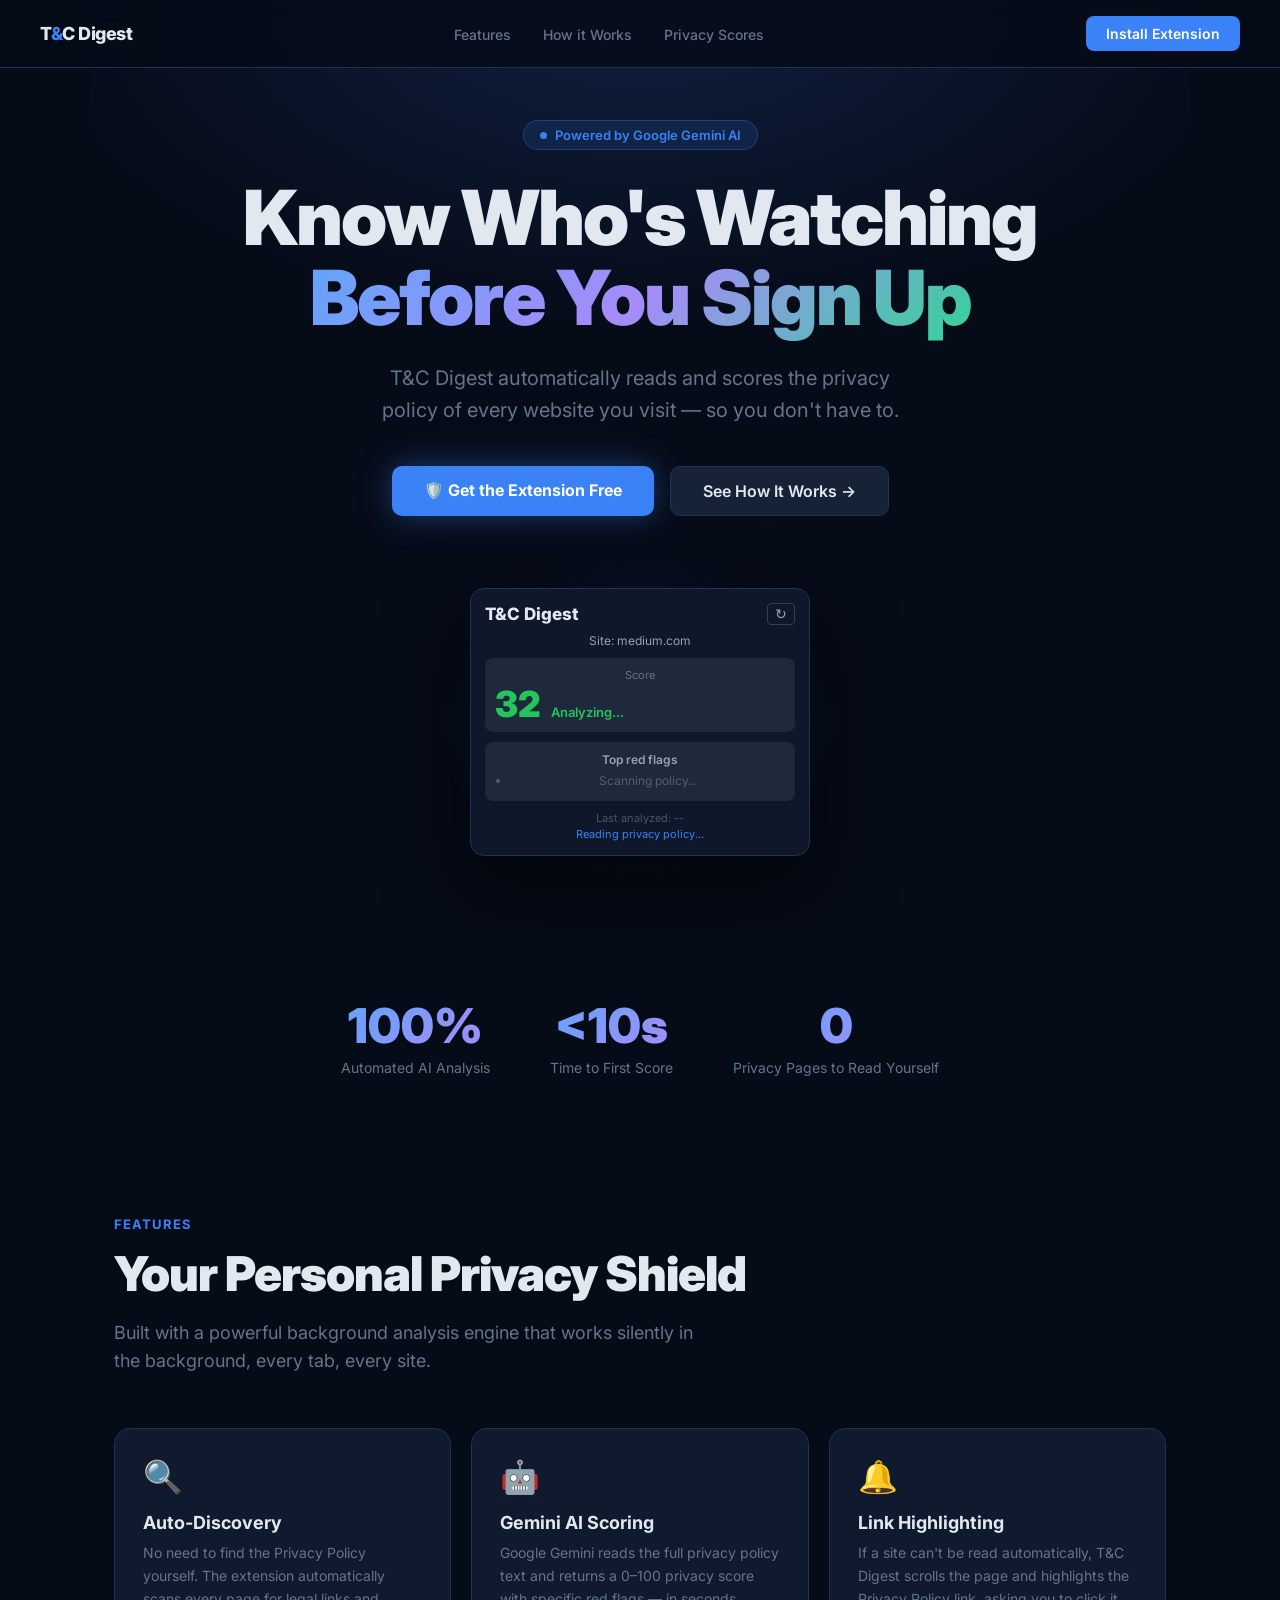
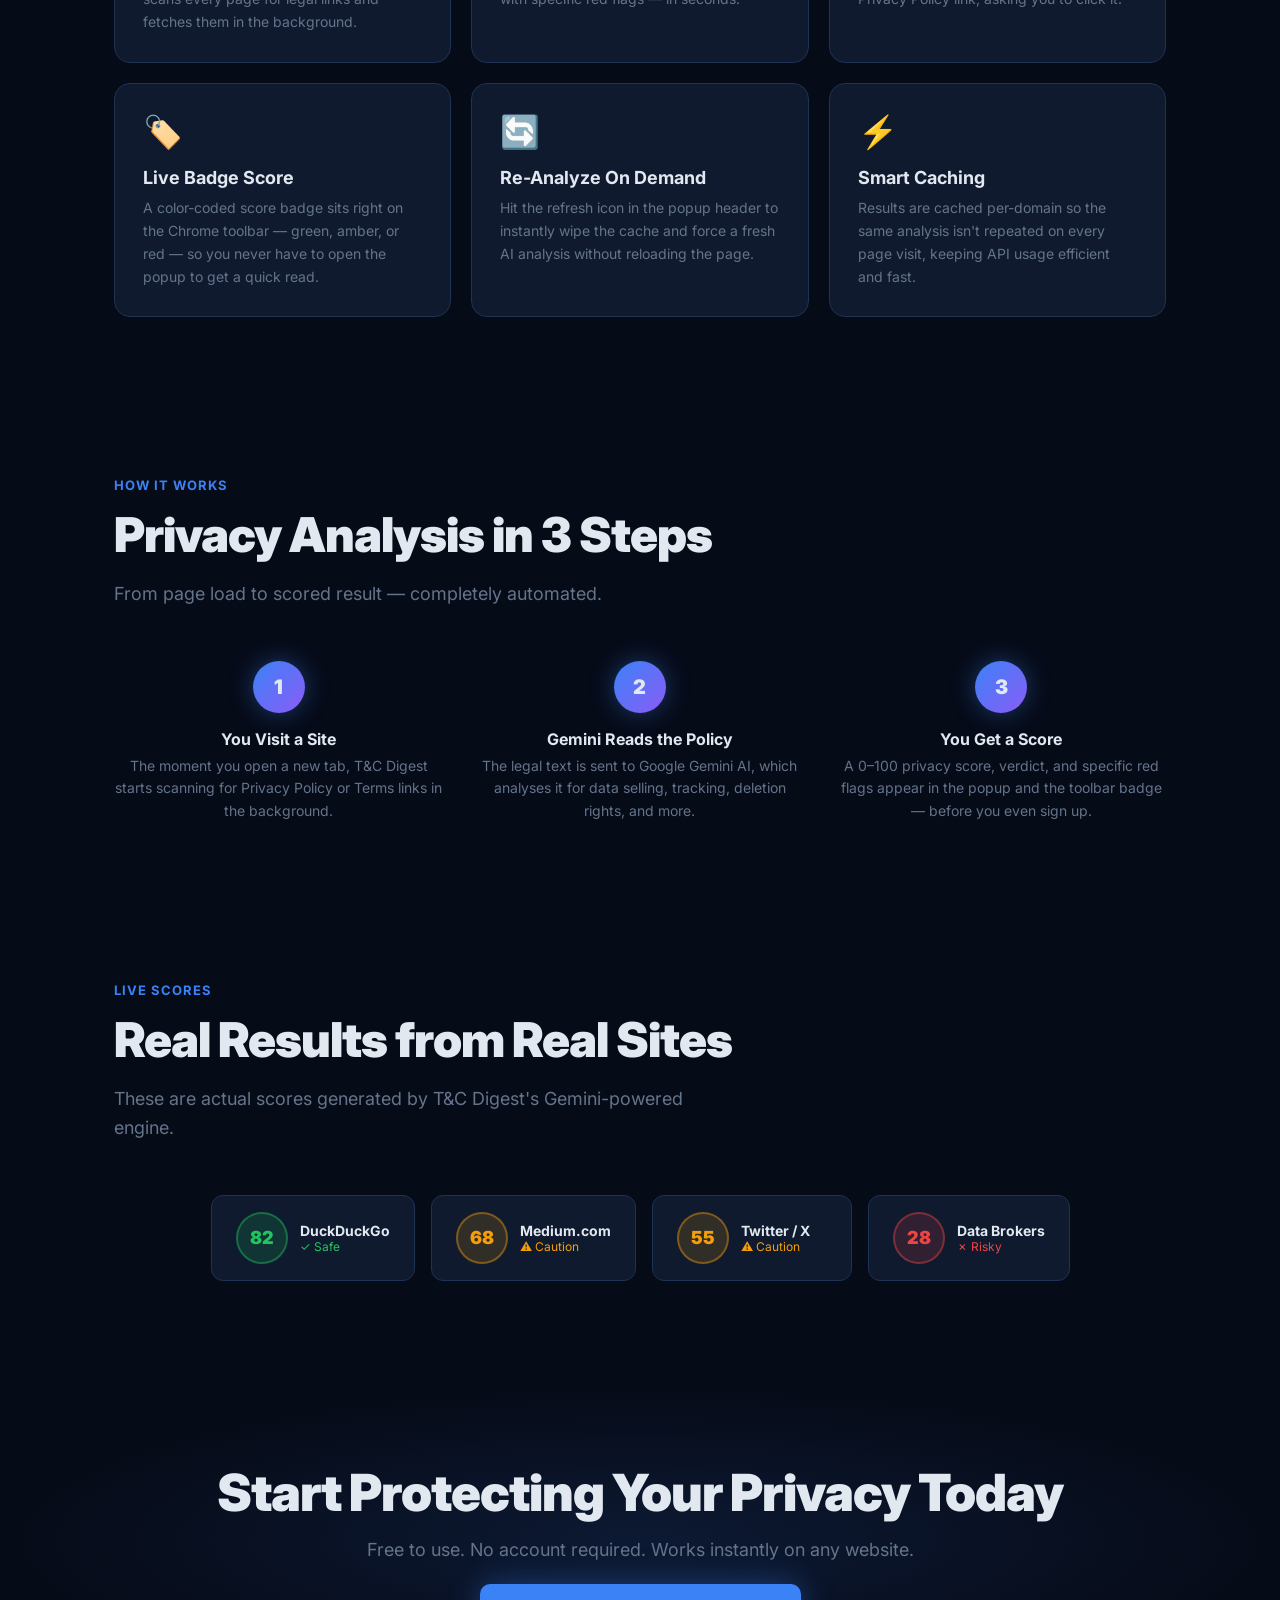
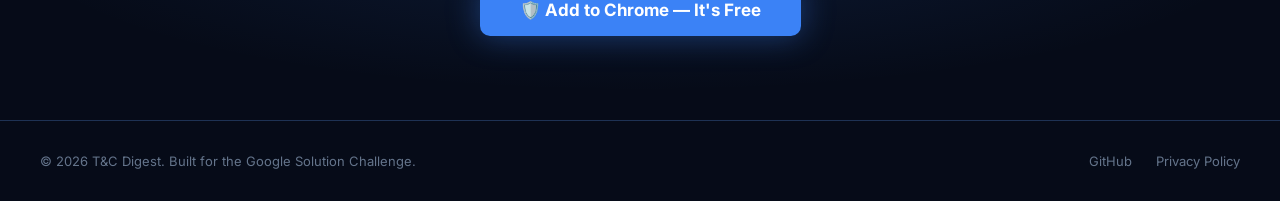
<file: docs/index.html>
<!DOCTYPE html>
<html lang="en">
<head>
  <meta charset="UTF-8" />
  <meta name="viewport" content="width=device-width, initial-scale=1.0" />
  <title>T&C Digest — AI Privacy Analyzer for Chrome</title>
  <meta name="description" content="T&C Digest automatically reads and scores the privacy policies of every website you visit, powered by Google Gemini AI. Protect your data before you sign up." />
  <link rel="preconnect" href="https://fonts.googleapis.com" />
  <link rel="preconnect" href="https://fonts.gstatic.com" crossorigin />
  <link href="https://fonts.googleapis.com/css2?family=Inter:wght@400;500;600;700;800;900&display=swap" rel="stylesheet" />
  <style>
    *, *::before, *::after { box-sizing: border-box; margin: 0; padding: 0; }

    :root {
      --bg: #060b18;
      --surface: #0f1a2e;
      --surface2: #162236;
      --border: #1e3254;
      --text: #e2e8f0;
      --muted: #64748b;
      --blue: #3b82f6;
      --blue-glow: rgba(59,130,246,0.25);
      --green: #22c55e;
      --amber: #f59e0b;
      --red: #ef4444;
    }

    html { scroll-behavior: smooth; }

    body {
      font-family: 'Inter', sans-serif;
      background: var(--bg);
      color: var(--text);
      overflow-x: hidden;
    }

    /* ── NAV ── */
    nav {
      position: fixed; top: 0; left: 0; right: 0; z-index: 100;
      display: flex; align-items: center; justify-content: space-between;
      padding: 16px 40px;
      background: rgba(6,11,24,0.85);
      backdrop-filter: blur(12px);
      border-bottom: 1px solid var(--border);
    }
    .nav-logo { font-size: 18px; font-weight: 800; letter-spacing: -0.5px; }
    .nav-logo span { color: var(--blue); }
    .nav-links { display: flex; gap: 32px; list-style: none; }
    .nav-links a { color: var(--muted); text-decoration: none; font-size: 14px; font-weight: 500; transition: color .2s; }
    .nav-links a:hover { color: var(--text); }
    .nav-cta {
      background: var(--blue); color: #fff; padding: 9px 20px;
      border-radius: 8px; text-decoration: none; font-size: 14px; font-weight: 600;
      transition: opacity .2s, transform .2s;
    }
    .nav-cta:hover { opacity: 0.9; transform: translateY(-1px); }

    /* ── HERO ── */
    .hero {
      min-height: 100vh;
      display: flex; flex-direction: column; align-items: center; justify-content: center;
      text-align: center;
      padding: 120px 24px 80px;
      position: relative; overflow: hidden;
    }
    .hero::before {
      content: '';
      position: absolute; inset: 0;
      background: radial-gradient(ellipse 80% 50% at 50% 0%, rgba(59,130,246,0.18) 0%, transparent 70%);
      pointer-events: none;
    }
    .hero-badge {
      display: inline-flex; align-items: center; gap: 8px;
      background: rgba(59,130,246,0.12); border: 1px solid rgba(59,130,246,0.3);
      color: var(--blue); padding: 6px 16px; border-radius: 99px;
      font-size: 13px; font-weight: 600; margin-bottom: 28px;
      animation: fadeUp 0.6s ease both;
    }
    .dot { width: 7px; height: 7px; border-radius: 50%; background: var(--blue); animation: pulse 2s infinite; }
    @keyframes pulse { 0%,100%{opacity:1} 50%{opacity:0.3} }

    h1 {
      font-size: clamp(40px, 6vw, 76px);
      font-weight: 900; line-height: 1.05; letter-spacing: -2px;
      max-width: 820px;
      animation: fadeUp 0.6s 0.1s ease both;
    }
    h1 .gradient {
      background: linear-gradient(135deg, #60a5fa 0%, #a78bfa 50%, #34d399 100%);
      -webkit-background-clip: text; -webkit-text-fill-color: transparent; background-clip: text;
    }
    .hero-sub {
      margin-top: 24px; font-size: 20px; color: var(--muted); max-width: 560px; line-height: 1.6;
      animation: fadeUp 0.6s 0.2s ease both;
    }
    .hero-actions {
      margin-top: 40px; display: flex; gap: 16px; flex-wrap: wrap; justify-content: center;
      animation: fadeUp 0.6s 0.3s ease both;
    }
    .btn-primary {
      background: var(--blue); color: #fff;
      padding: 14px 32px; border-radius: 10px; text-decoration: none;
      font-size: 16px; font-weight: 700; transition: all .2s;
      box-shadow: 0 0 32px rgba(59,130,246,0.4);
    }
    .btn-primary:hover { transform: translateY(-2px); box-shadow: 0 0 48px rgba(59,130,246,0.6); }
    .btn-secondary {
      background: var(--surface2); color: var(--text);
      padding: 14px 32px; border-radius: 10px; text-decoration: none;
      font-size: 16px; font-weight: 600; border: 1px solid var(--border);
      transition: all .2s;
    }
    .btn-secondary:hover { border-color: var(--blue); }

    @keyframes fadeUp { from { opacity:0; transform:translateY(24px); } to { opacity:1; transform:none; } }

    /* ── POPUP MOCKUP ── */
    .mockup-wrap {
      margin-top: 72px; position: relative;
      animation: fadeUp 0.8s 0.4s ease both;
    }
    .mockup-glow {
      position: absolute; inset: -40px;
      background: radial-gradient(ellipse at 50% 50%, rgba(59,130,246,0.2), transparent 70%);
      pointer-events: none;
    }
    .popup-mock {
      width: 340px; background: #0f172a;
      border-radius: 14px; border: 1px solid #1e3254;
      box-shadow: 0 32px 80px rgba(0,0,0,0.6);
      padding: 14px; font-family: 'Inter', sans-serif;
      position: relative; z-index: 1;
    }
    .pm-header { display: flex; justify-content: space-between; align-items: center; margin-bottom: 8px; }
    .pm-title { font-size: 17px; font-weight: 800; }
    .pm-refresh { background: transparent; border: 1px solid #334155; color: #94a3b8; border-radius: 4px; padding: 2px 7px; font-size: 14px; cursor: pointer; }
    .pm-site { font-size: 12px; color: #94a3b8; margin-bottom: 10px; }
    .pm-card { background: #1e293b; border-radius: 8px; padding: 10px; margin-bottom: 10px; }
    .pm-label { font-size: 11px; color: #64748b; margin-bottom: 4px; }
    .pm-score-row { display: flex; align-items: baseline; gap: 10px; }
    .pm-score { font-size: 36px; font-weight: 900; color: var(--green); line-height: 1; }
    .pm-verdict { font-size: 13px; font-weight: 600; color: var(--green); }
    .pm-flags-title { font-size: 12px; color: #94a3b8; font-weight: 600; margin-bottom: 6px; }
    .pm-flags { list-style: disc; padding-left: 16px; }
    .pm-flags li { font-size: 12px; color: #cbd5e1; margin-bottom: 3px; }
    .pm-meta { font-size: 11px; color: #475569; margin-top: 8px; }
    .pm-status { font-size: 11px; color: var(--green); margin-top: 2px; }

    /* ── STATS ── */
    .stats { display: flex; justify-content: center; gap: 60px; padding: 60px 24px; flex-wrap: wrap; }
    .stat { text-align: center; }
    .stat-num { font-size: 48px; font-weight: 900; background: linear-gradient(135deg,#60a5fa,#a78bfa); -webkit-background-clip:text; -webkit-text-fill-color:transparent; background-clip:text; }
    .stat-label { font-size: 14px; color: var(--muted); margin-top: 4px; }

    /* ── SECTION ── */
    section { padding: 80px 24px; max-width: 1100px; margin: 0 auto; }
    .section-tag { font-size: 13px; font-weight: 700; color: var(--blue); text-transform: uppercase; letter-spacing: 1px; margin-bottom: 12px; }
    .section-title { font-size: clamp(28px, 4vw, 48px); font-weight: 900; letter-spacing: -1px; margin-bottom: 16px; }
    .section-sub { font-size: 18px; color: var(--muted); max-width: 600px; line-height: 1.6; }

    /* ── FEATURES ── */
    .features-grid { display: grid; grid-template-columns: repeat(auto-fit, minmax(300px, 1fr)); gap: 20px; margin-top: 52px; }
    .feature-card {
      background: var(--surface); border: 1px solid var(--border);
      border-radius: 16px; padding: 28px;
      transition: border-color .25s, transform .25s, box-shadow .25s;
    }
    .feature-card:hover { border-color: var(--blue); transform: translateY(-4px); box-shadow: 0 16px 40px rgba(59,130,246,0.12); }
    .feature-icon { font-size: 32px; margin-bottom: 16px; }
    .feature-title { font-size: 18px; font-weight: 700; margin-bottom: 8px; }
    .feature-desc { font-size: 14px; color: var(--muted); line-height: 1.65; }

    /* ── HOW IT WORKS ── */
    .steps { display: grid; grid-template-columns: repeat(auto-fit, minmax(220px, 1fr)); gap: 32px; margin-top: 52px; }
    .step { text-align: center; }
    .step-num {
      width: 52px; height: 52px; border-radius: 50%;
      background: linear-gradient(135deg, var(--blue), #8b5cf6);
      font-size: 20px; font-weight: 900;
      display: flex; align-items: center; justify-content: center;
      margin: 0 auto 16px;
      box-shadow: 0 0 24px rgba(59,130,246,0.4);
    }
    .step-title { font-size: 16px; font-weight: 700; margin-bottom: 6px; }
    .step-desc { font-size: 14px; color: var(--muted); line-height: 1.6; }

    /* ── SCORE DEMO ── */
    .score-demo { margin-top: 52px; display: flex; gap: 16px; flex-wrap: wrap; justify-content: center; }
    .score-pill {
      display: flex; align-items: center; gap: 12px;
      background: var(--surface); border: 1px solid var(--border);
      border-radius: 12px; padding: 16px 24px; min-width: 200px;
    }
    .score-circle {
      width: 52px; height: 52px; border-radius: 50%;
      display: flex; align-items: center; justify-content: center;
      font-size: 18px; font-weight: 900; flex-shrink: 0;
    }
    .score-circle.green { background: rgba(34,197,94,0.15); color: var(--green); border: 2px solid rgba(34,197,94,0.4); }
    .score-circle.amber { background: rgba(245,158,11,0.15); color: var(--amber); border: 2px solid rgba(245,158,11,0.4); }
    .score-circle.red   { background: rgba(239,68,68,0.15);  color: var(--red);   border: 2px solid rgba(239,68,68,0.4); }
    .score-info .site-name { font-size: 14px; font-weight: 700; }
    .score-info .verdict  { font-size: 12px; color: var(--muted); }

    /* ── CTA ── */
    .cta-section {
      text-align: center; padding: 100px 24px;
      background: radial-gradient(ellipse 70% 60% at 50% 50%, rgba(59,130,246,0.12), transparent 70%);
    }
    .cta-section h2 { font-size: clamp(28px,4vw,52px); font-weight: 900; letter-spacing:-1px; margin-bottom: 16px; }
    .cta-section p { font-size: 18px; color: var(--muted); margin-bottom: 40px; }

    /* ── FOOTER ── */
    footer {
      border-top: 1px solid var(--border); padding: 32px 40px;
      display: flex; justify-content: space-between; align-items: center;
      color: var(--muted); font-size: 13px; flex-wrap: wrap; gap: 12px;
    }
    footer a { color: var(--muted); text-decoration: none; }
    footer a:hover { color: var(--text); }

    /* ── SCROLL REVEAL ── */
    .reveal { opacity: 0; transform: translateY(30px); transition: opacity 0.7s ease, transform 0.7s ease; }
    .reveal.visible { opacity: 1; transform: none; }

    @media (max-width: 640px) {
      nav { padding: 14px 20px; }
      .nav-links { display: none; }
      footer { flex-direction: column; text-align: center; }
    }
  </style>
</head>
<body>

<!-- NAV -->
<nav>
  <div class="nav-logo">T<span>&</span>C Digest</div>
  <ul class="nav-links">
    <li><a href="#features">Features</a></li>
    <li><a href="#how">How it Works</a></li>
    <li><a href="#scores">Privacy Scores</a></li>
  </ul>
  <a href="https://github.com/lokeshkshatriya/tc-digest" class="nav-cta">Install Extension</a>
</nav>

<!-- HERO -->
<section class="hero">
  <div class="hero-badge">
    <span class="dot"></span>
    Powered by Google Gemini AI
  </div>
  <h1>Know Who's Watching<br /><span class="gradient">Before You Sign Up</span></h1>
  <p class="hero-sub">T&C Digest automatically reads and scores the privacy policy of every website you visit — so you don't have to.</p>
  <div class="hero-actions">
    <a href="https://github.com/lokeshkshatriya/tc-digest" class="btn-primary" id="install">🛡️ Get the Extension Free</a>
    <a href="#how" class="btn-secondary">See How It Works →</a>
  </div>

  <!-- Popup Mockup -->
  <div class="mockup-wrap">
    <div class="mockup-glow"></div>
    <div class="popup-mock">
      <div class="pm-header">
        <span class="pm-title">T&amp;C Digest</span>
        <button class="pm-refresh">↻</button>
      </div>
      <p class="pm-site">Site: medium.com</p>
      <div class="pm-card">
        <p class="pm-label">Score</p>
        <div class="pm-score-row">
          <span class="pm-score" id="demo-score">0</span>
          <span class="pm-verdict" id="demo-verdict">Analyzing...</span>
        </div>
      </div>
      <div class="pm-card">
        <p class="pm-flags-title">Top red flags</p>
        <ul class="pm-flags" id="demo-flags">
          <li style="opacity:0.3">Scanning policy...</li>
        </ul>
      </div>
      <p class="pm-meta" id="demo-meta">Last analyzed: --</p>
      <p class="pm-status" id="demo-status">Searching for privacy links...</p>
    </div>
  </div>
</section>

<!-- STATS -->
<div class="stats reveal">
  <div class="stat"><div class="stat-num">100%</div><div class="stat-label">Automated AI Analysis</div></div>
  <div class="stat"><div class="stat-num">&lt;10s</div><div class="stat-label">Time to First Score</div></div>
  <div class="stat"><div class="stat-num">0</div><div class="stat-label">Privacy Pages to Read Yourself</div></div>
</div>

<!-- FEATURES -->
<section id="features">
  <div class="reveal">
    <p class="section-tag">Features</p>
    <h2 class="section-title">Your Personal Privacy Shield</h2>
    <p class="section-sub">Built with a powerful background analysis engine that works silently in the background, every tab, every site.</p>
  </div>
  <div class="features-grid">
    <div class="feature-card reveal">
      <div class="feature-icon">🔍</div>
      <h3 class="feature-title">Auto-Discovery</h3>
      <p class="feature-desc">No need to find the Privacy Policy yourself. The extension automatically scans every page for legal links and fetches them in the background.</p>
    </div>
    <div class="feature-card reveal">
      <div class="feature-icon">🤖</div>
      <h3 class="feature-title">Gemini AI Scoring</h3>
      <p class="feature-desc">Google Gemini reads the full privacy policy text and returns a 0–100 privacy score with specific red flags — in seconds.</p>
    </div>
    <div class="feature-card reveal">
      <div class="feature-icon">🔔</div>
      <h3 class="feature-title">Link Highlighting</h3>
      <p class="feature-desc">If a site can't be read automatically, T&C Digest scrolls the page and highlights the Privacy Policy link, asking you to click it.</p>
    </div>
    <div class="feature-card reveal">
      <div class="feature-icon">🏷️</div>
      <h3 class="feature-title">Live Badge Score</h3>
      <p class="feature-desc">A color-coded score badge sits right on the Chrome toolbar — green, amber, or red — so you never have to open the popup to get a quick read.</p>
    </div>
    <div class="feature-card reveal">
      <div class="feature-icon">🔄</div>
      <h3 class="feature-title">Re-Analyze On Demand</h3>
      <p class="feature-desc">Hit the refresh icon in the popup header to instantly wipe the cache and force a fresh AI analysis without reloading the page.</p>
    </div>
    <div class="feature-card reveal">
      <div class="feature-icon">⚡</div>
      <h3 class="feature-title">Smart Caching</h3>
      <p class="feature-desc">Results are cached per-domain so the same analysis isn't repeated on every page visit, keeping API usage efficient and fast.</p>
    </div>
  </div>
</section>

<!-- HOW IT WORKS -->
<section id="how">
  <div class="reveal">
    <p class="section-tag">How It Works</p>
    <h2 class="section-title">Privacy Analysis in 3 Steps</h2>
    <p class="section-sub">From page load to scored result — completely automated.</p>
  </div>
  <div class="steps">
    <div class="step reveal">
      <div class="step-num">1</div>
      <h3 class="step-title">You Visit a Site</h3>
      <p class="step-desc">The moment you open a new tab, T&C Digest starts scanning for Privacy Policy or Terms links in the background.</p>
    </div>
    <div class="step reveal">
      <div class="step-num">2</div>
      <h3 class="step-title">Gemini Reads the Policy</h3>
      <p class="step-desc">The legal text is sent to Google Gemini AI, which analyses it for data selling, tracking, deletion rights, and more.</p>
    </div>
    <div class="step reveal">
      <div class="step-num">3</div>
      <h3 class="step-title">You Get a Score</h3>
      <p class="step-desc">A 0–100 privacy score, verdict, and specific red flags appear in the popup and the toolbar badge — before you even sign up.</p>
    </div>
  </div>
</section>

<!-- SCORE EXAMPLES -->
<section id="scores">
  <div class="reveal">
    <p class="section-tag">Live Scores</p>
    <h2 class="section-title">Real Results from Real Sites</h2>
    <p class="section-sub">These are actual scores generated by T&C Digest's Gemini-powered engine.</p>
  </div>
  <div class="score-demo reveal">
    <div class="score-pill">
      <div class="score-circle green">82</div>
      <div class="score-info">
        <div class="site-name">DuckDuckGo</div>
        <div class="verdict" style="color: #22c55e;">✓ Safe</div>
      </div>
    </div>
    <div class="score-pill">
      <div class="score-circle amber">68</div>
      <div class="score-info">
        <div class="site-name">Medium.com</div>
        <div class="verdict" style="color: #f59e0b;">⚠ Caution</div>
      </div>
    </div>
    <div class="score-pill">
      <div class="score-circle amber">55</div>
      <div class="score-info">
        <div class="site-name">Twitter / X</div>
        <div class="verdict" style="color: #f59e0b;">⚠ Caution</div>
      </div>
    </div>
    <div class="score-pill">
      <div class="score-circle red">28</div>
      <div class="score-info">
        <div class="site-name">Data Brokers</div>
        <div class="verdict" style="color: #ef4444;">✗ Risky</div>
      </div>
    </div>
  </div>
</section>

<!-- CTA -->
<div class="cta-section reveal">
  <h2>Start Protecting Your Privacy Today</h2>
  <p>Free to use. No account required. Works instantly on any website.</p>
  <a href="https://github.com/lokeshkshatriya/tc-digest" class="btn-primary" style="font-size:17px; padding:16px 40px;">🛡️ Add to Chrome — It's Free</a>
</div>

<!-- FOOTER -->
<footer>
  <span>© 2026 T&C Digest. Built for the Google Solution Challenge.</span>
  <div style="display:flex;gap:24px;">
    <a href="#">GitHub</a>
    <a href="#">Privacy Policy</a>
  </div>
</footer>

<script>
  // ── Scroll reveal ──
  const observer = new IntersectionObserver((entries) => {
    entries.forEach(e => { if (e.isIntersecting) { e.target.classList.add('visible'); } });
  }, { threshold: 0.12 });
  document.querySelectorAll('.reveal').forEach(el => observer.observe(el));

  // ── Popup demo animation ──
  const targetScore = 72;
  const flags = ["Third-party analytics enabled", "Data retained for 12 months", "Cookie tracking across sites"];
  let current = 0;
  const scoreEl = document.getElementById('demo-score');
  const verdictEl = document.getElementById('demo-verdict');
  const flagsEl = document.getElementById('demo-flags');
  const metaEl = document.getElementById('demo-meta');
  const statusEl = document.getElementById('demo-status');

  setTimeout(() => {
    statusEl.textContent = 'Reading privacy policy...';
    statusEl.style.color = '#3b82f6';

    const counter = setInterval(() => {
      current = Math.min(current + 2, targetScore);
      scoreEl.textContent = current;
      if (current >= targetScore) {
        clearInterval(counter);

        scoreEl.style.color = '#f59e0b';
        verdictEl.textContent = 'Caution';
        verdictEl.style.color = '#f59e0b';

        flagsEl.innerHTML = '';
        flags.forEach((f, i) => {
          setTimeout(() => {
            const li = document.createElement('li');
            li.textContent = f;
            li.style.animation = 'fadeUp 0.4s ease both';
            flagsEl.appendChild(li);
          }, i * 200);
        });

        metaEl.textContent = 'Last analyzed: Just now';
        statusEl.textContent = 'Analysis complete.';
        statusEl.style.color = '#22c55e';
      }
    }, 30);
  }, 1800);
</script>
</body>
</html>
</file>
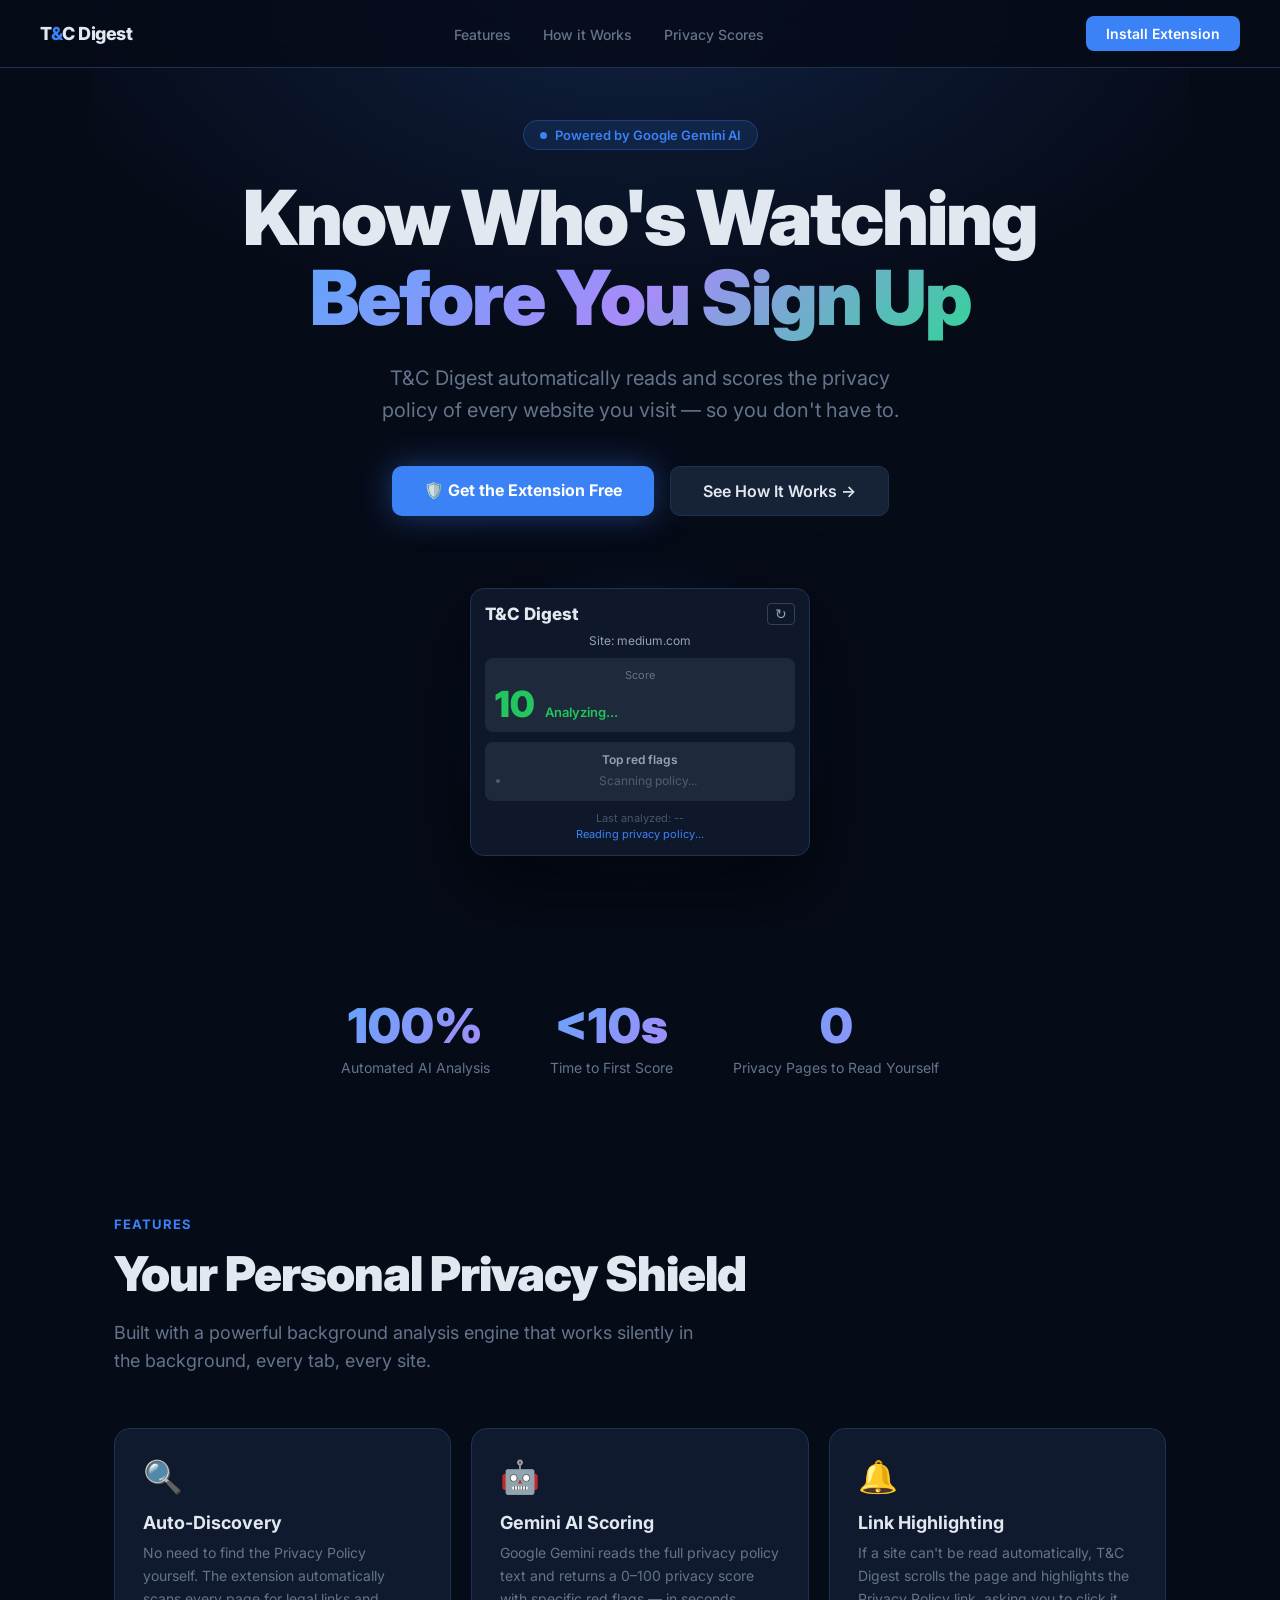
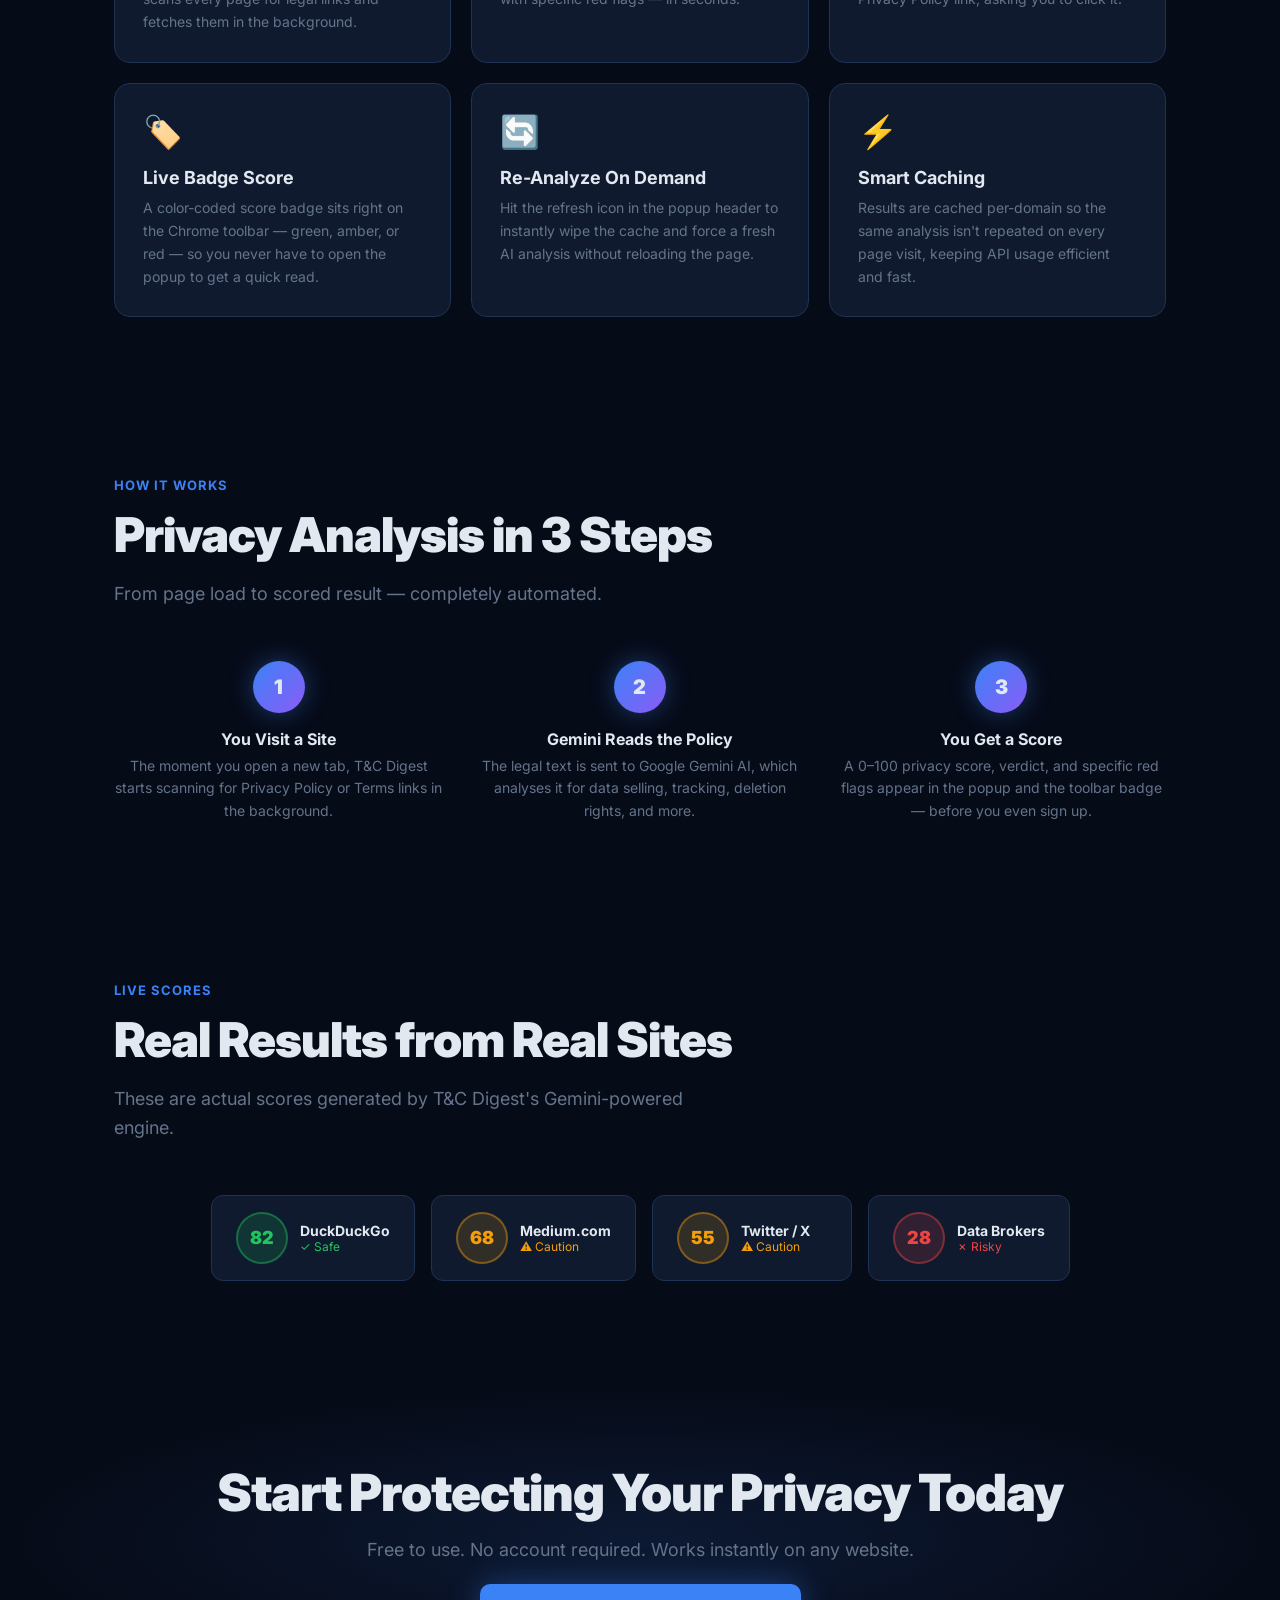
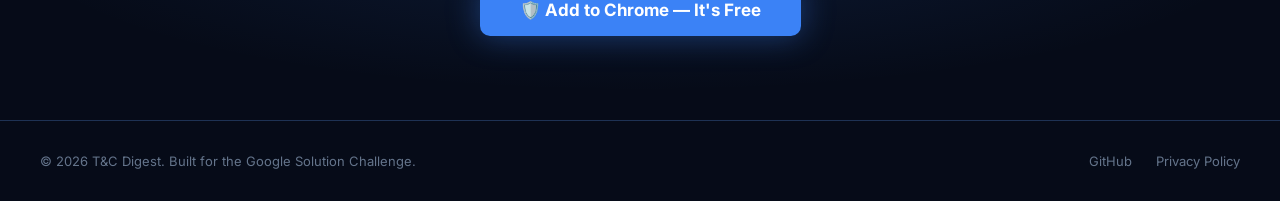
<file: landing/index.html>
<!DOCTYPE html>
<html lang="en">
<head>
  <meta charset="UTF-8" />
  <meta name="viewport" content="width=device-width, initial-scale=1.0" />
  <title>T&C Digest — AI Privacy Analyzer for Chrome</title>
  <meta name="description" content="T&C Digest automatically reads and scores the privacy policies of every website you visit, powered by Google Gemini AI. Protect your data before you sign up." />
  <link rel="preconnect" href="https://fonts.googleapis.com" />
  <link rel="preconnect" href="https://fonts.gstatic.com" crossorigin />
  <link href="https://fonts.googleapis.com/css2?family=Inter:wght@400;500;600;700;800;900&display=swap" rel="stylesheet" />
  <style>
    *, *::before, *::after { box-sizing: border-box; margin: 0; padding: 0; }

    :root {
      --bg: #060b18;
      --surface: #0f1a2e;
      --surface2: #162236;
      --border: #1e3254;
      --text: #e2e8f0;
      --muted: #64748b;
      --blue: #3b82f6;
      --blue-glow: rgba(59,130,246,0.25);
      --green: #22c55e;
      --amber: #f59e0b;
      --red: #ef4444;
    }

    html { scroll-behavior: smooth; }

    body {
      font-family: 'Inter', sans-serif;
      background: var(--bg);
      color: var(--text);
      overflow-x: hidden;
    }

    /* ── NAV ── */
    nav {
      position: fixed; top: 0; left: 0; right: 0; z-index: 100;
      display: flex; align-items: center; justify-content: space-between;
      padding: 16px 40px;
      background: rgba(6,11,24,0.85);
      backdrop-filter: blur(12px);
      border-bottom: 1px solid var(--border);
    }
    .nav-logo { font-size: 18px; font-weight: 800; letter-spacing: -0.5px; }
    .nav-logo span { color: var(--blue); }
    .nav-links { display: flex; gap: 32px; list-style: none; }
    .nav-links a { color: var(--muted); text-decoration: none; font-size: 14px; font-weight: 500; transition: color .2s; }
    .nav-links a:hover { color: var(--text); }
    .nav-cta {
      background: var(--blue); color: #fff; padding: 9px 20px;
      border-radius: 8px; text-decoration: none; font-size: 14px; font-weight: 600;
      transition: opacity .2s, transform .2s;
    }
    .nav-cta:hover { opacity: 0.9; transform: translateY(-1px); }

    /* ── HERO ── */
    .hero {
      min-height: 100vh;
      display: flex; flex-direction: column; align-items: center; justify-content: center;
      text-align: center;
      padding: 120px 24px 80px;
      position: relative; overflow: hidden;
    }
    .hero::before {
      content: '';
      position: absolute; inset: 0;
      background: radial-gradient(ellipse 80% 50% at 50% 0%, rgba(59,130,246,0.18) 0%, transparent 70%);
      pointer-events: none;
    }
    .hero-badge {
      display: inline-flex; align-items: center; gap: 8px;
      background: rgba(59,130,246,0.12); border: 1px solid rgba(59,130,246,0.3);
      color: var(--blue); padding: 6px 16px; border-radius: 99px;
      font-size: 13px; font-weight: 600; margin-bottom: 28px;
      animation: fadeUp 0.6s ease both;
    }
    .dot { width: 7px; height: 7px; border-radius: 50%; background: var(--blue); animation: pulse 2s infinite; }
    @keyframes pulse { 0%,100%{opacity:1} 50%{opacity:0.3} }

    h1 {
      font-size: clamp(40px, 6vw, 76px);
      font-weight: 900; line-height: 1.05; letter-spacing: -2px;
      max-width: 820px;
      animation: fadeUp 0.6s 0.1s ease both;
    }
    h1 .gradient {
      background: linear-gradient(135deg, #60a5fa 0%, #a78bfa 50%, #34d399 100%);
      -webkit-background-clip: text; -webkit-text-fill-color: transparent; background-clip: text;
    }
    .hero-sub {
      margin-top: 24px; font-size: 20px; color: var(--muted); max-width: 560px; line-height: 1.6;
      animation: fadeUp 0.6s 0.2s ease both;
    }
    .hero-actions {
      margin-top: 40px; display: flex; gap: 16px; flex-wrap: wrap; justify-content: center;
      animation: fadeUp 0.6s 0.3s ease both;
    }
    .btn-primary {
      background: var(--blue); color: #fff;
      padding: 14px 32px; border-radius: 10px; text-decoration: none;
      font-size: 16px; font-weight: 700; transition: all .2s;
      box-shadow: 0 0 32px rgba(59,130,246,0.4);
    }
    .btn-primary:hover { transform: translateY(-2px); box-shadow: 0 0 48px rgba(59,130,246,0.6); }
    .btn-secondary {
      background: var(--surface2); color: var(--text);
      padding: 14px 32px; border-radius: 10px; text-decoration: none;
      font-size: 16px; font-weight: 600; border: 1px solid var(--border);
      transition: all .2s;
    }
    .btn-secondary:hover { border-color: var(--blue); }

    @keyframes fadeUp { from { opacity:0; transform:translateY(24px); } to { opacity:1; transform:none; } }

    /* ── POPUP MOCKUP ── */
    .mockup-wrap {
      margin-top: 72px; position: relative;
      animation: fadeUp 0.8s 0.4s ease both;
    }
    .mockup-glow {
      position: absolute; inset: -40px;
      background: radial-gradient(ellipse at 50% 50%, rgba(59,130,246,0.2), transparent 70%);
      pointer-events: none;
    }
    .popup-mock {
      width: 340px; background: #0f172a;
      border-radius: 14px; border: 1px solid #1e3254;
      box-shadow: 0 32px 80px rgba(0,0,0,0.6);
      padding: 14px; font-family: 'Inter', sans-serif;
      position: relative; z-index: 1;
    }
    .pm-header { display: flex; justify-content: space-between; align-items: center; margin-bottom: 8px; }
    .pm-title { font-size: 17px; font-weight: 800; }
    .pm-refresh { background: transparent; border: 1px solid #334155; color: #94a3b8; border-radius: 4px; padding: 2px 7px; font-size: 14px; cursor: pointer; }
    .pm-site { font-size: 12px; color: #94a3b8; margin-bottom: 10px; }
    .pm-card { background: #1e293b; border-radius: 8px; padding: 10px; margin-bottom: 10px; }
    .pm-label { font-size: 11px; color: #64748b; margin-bottom: 4px; }
    .pm-score-row { display: flex; align-items: baseline; gap: 10px; }
    .pm-score { font-size: 36px; font-weight: 900; color: var(--green); line-height: 1; }
    .pm-verdict { font-size: 13px; font-weight: 600; color: var(--green); }
    .pm-flags-title { font-size: 12px; color: #94a3b8; font-weight: 600; margin-bottom: 6px; }
    .pm-flags { list-style: disc; padding-left: 16px; }
    .pm-flags li { font-size: 12px; color: #cbd5e1; margin-bottom: 3px; }
    .pm-meta { font-size: 11px; color: #475569; margin-top: 8px; }
    .pm-status { font-size: 11px; color: var(--green); margin-top: 2px; }

    /* ── STATS ── */
    .stats { display: flex; justify-content: center; gap: 60px; padding: 60px 24px; flex-wrap: wrap; }
    .stat { text-align: center; }
    .stat-num { font-size: 48px; font-weight: 900; background: linear-gradient(135deg,#60a5fa,#a78bfa); -webkit-background-clip:text; -webkit-text-fill-color:transparent; background-clip:text; }
    .stat-label { font-size: 14px; color: var(--muted); margin-top: 4px; }

    /* ── SECTION ── */
    section { padding: 80px 24px; max-width: 1100px; margin: 0 auto; }
    .section-tag { font-size: 13px; font-weight: 700; color: var(--blue); text-transform: uppercase; letter-spacing: 1px; margin-bottom: 12px; }
    .section-title { font-size: clamp(28px, 4vw, 48px); font-weight: 900; letter-spacing: -1px; margin-bottom: 16px; }
    .section-sub { font-size: 18px; color: var(--muted); max-width: 600px; line-height: 1.6; }

    /* ── FEATURES ── */
    .features-grid { display: grid; grid-template-columns: repeat(auto-fit, minmax(300px, 1fr)); gap: 20px; margin-top: 52px; }
    .feature-card {
      background: var(--surface); border: 1px solid var(--border);
      border-radius: 16px; padding: 28px;
      transition: border-color .25s, transform .25s, box-shadow .25s;
    }
    .feature-card:hover { border-color: var(--blue); transform: translateY(-4px); box-shadow: 0 16px 40px rgba(59,130,246,0.12); }
    .feature-icon { font-size: 32px; margin-bottom: 16px; }
    .feature-title { font-size: 18px; font-weight: 700; margin-bottom: 8px; }
    .feature-desc { font-size: 14px; color: var(--muted); line-height: 1.65; }

    /* ── HOW IT WORKS ── */
    .steps { display: grid; grid-template-columns: repeat(auto-fit, minmax(220px, 1fr)); gap: 32px; margin-top: 52px; }
    .step { text-align: center; }
    .step-num {
      width: 52px; height: 52px; border-radius: 50%;
      background: linear-gradient(135deg, var(--blue), #8b5cf6);
      font-size: 20px; font-weight: 900;
      display: flex; align-items: center; justify-content: center;
      margin: 0 auto 16px;
      box-shadow: 0 0 24px rgba(59,130,246,0.4);
    }
    .step-title { font-size: 16px; font-weight: 700; margin-bottom: 6px; }
    .step-desc { font-size: 14px; color: var(--muted); line-height: 1.6; }

    /* ── SCORE DEMO ── */
    .score-demo { margin-top: 52px; display: flex; gap: 16px; flex-wrap: wrap; justify-content: center; }
    .score-pill {
      display: flex; align-items: center; gap: 12px;
      background: var(--surface); border: 1px solid var(--border);
      border-radius: 12px; padding: 16px 24px; min-width: 200px;
    }
    .score-circle {
      width: 52px; height: 52px; border-radius: 50%;
      display: flex; align-items: center; justify-content: center;
      font-size: 18px; font-weight: 900; flex-shrink: 0;
    }
    .score-circle.green { background: rgba(34,197,94,0.15); color: var(--green); border: 2px solid rgba(34,197,94,0.4); }
    .score-circle.amber { background: rgba(245,158,11,0.15); color: var(--amber); border: 2px solid rgba(245,158,11,0.4); }
    .score-circle.red   { background: rgba(239,68,68,0.15);  color: var(--red);   border: 2px solid rgba(239,68,68,0.4); }
    .score-info .site-name { font-size: 14px; font-weight: 700; }
    .score-info .verdict  { font-size: 12px; color: var(--muted); }

    /* ── CTA ── */
    .cta-section {
      text-align: center; padding: 100px 24px;
      background: radial-gradient(ellipse 70% 60% at 50% 50%, rgba(59,130,246,0.12), transparent 70%);
    }
    .cta-section h2 { font-size: clamp(28px,4vw,52px); font-weight: 900; letter-spacing:-1px; margin-bottom: 16px; }
    .cta-section p { font-size: 18px; color: var(--muted); margin-bottom: 40px; }

    /* ── FOOTER ── */
    footer {
      border-top: 1px solid var(--border); padding: 32px 40px;
      display: flex; justify-content: space-between; align-items: center;
      color: var(--muted); font-size: 13px; flex-wrap: wrap; gap: 12px;
    }
    footer a { color: var(--muted); text-decoration: none; }
    footer a:hover { color: var(--text); }

    /* ── SCROLL REVEAL ── */
    .reveal { opacity: 0; transform: translateY(30px); transition: opacity 0.7s ease, transform 0.7s ease; }
    .reveal.visible { opacity: 1; transform: none; }

    @media (max-width: 640px) {
      nav { padding: 14px 20px; }
      .nav-links { display: none; }
      footer { flex-direction: column; text-align: center; }
    }
  </style>
</head>
<body>

<!-- NAV -->
<nav>
  <div class="nav-logo">T<span>&</span>C Digest</div>
  <ul class="nav-links">
    <li><a href="#features">Features</a></li>
    <li><a href="#how">How it Works</a></li>
    <li><a href="#scores">Privacy Scores</a></li>
  </ul>
  <a href="#install" class="nav-cta">Install Extension</a>
</nav>

<!-- HERO -->
<section class="hero">
  <div class="hero-badge">
    <span class="dot"></span>
    Powered by Google Gemini AI
  </div>
  <h1>Know Who's Watching<br /><span class="gradient">Before You Sign Up</span></h1>
  <p class="hero-sub">T&C Digest automatically reads and scores the privacy policy of every website you visit — so you don't have to.</p>
  <div class="hero-actions">
    <a href="https://github.com/lokeshkshatriya/tc-digest" class="btn-primary" id="install">🛡️ Get the Extension Free</a>
    <a href="#how" class="btn-secondary">See How It Works →</a>
  </div>

  <!-- Popup Mockup -->
  <div class="mockup-wrap">
    <div class="mockup-glow"></div>
    <div class="popup-mock">
      <div class="pm-header">
        <span class="pm-title">T&amp;C Digest</span>
        <button class="pm-refresh">↻</button>
      </div>
      <p class="pm-site">Site: medium.com</p>
      <div class="pm-card">
        <p class="pm-label">Score</p>
        <div class="pm-score-row">
          <span class="pm-score" id="demo-score">0</span>
          <span class="pm-verdict" id="demo-verdict">Analyzing...</span>
        </div>
      </div>
      <div class="pm-card">
        <p class="pm-flags-title">Top red flags</p>
        <ul class="pm-flags" id="demo-flags">
          <li style="opacity:0.3">Scanning policy...</li>
        </ul>
      </div>
      <p class="pm-meta" id="demo-meta">Last analyzed: --</p>
      <p class="pm-status" id="demo-status">Searching for privacy links...</p>
    </div>
  </div>
</section>

<!-- STATS -->
<div class="stats reveal">
  <div class="stat"><div class="stat-num">100%</div><div class="stat-label">Automated AI Analysis</div></div>
  <div class="stat"><div class="stat-num">&lt;10s</div><div class="stat-label">Time to First Score</div></div>
  <div class="stat"><div class="stat-num">0</div><div class="stat-label">Privacy Pages to Read Yourself</div></div>
</div>

<!-- FEATURES -->
<section id="features">
  <div class="reveal">
    <p class="section-tag">Features</p>
    <h2 class="section-title">Your Personal Privacy Shield</h2>
    <p class="section-sub">Built with a powerful background analysis engine that works silently in the background, every tab, every site.</p>
  </div>
  <div class="features-grid">
    <div class="feature-card reveal">
      <div class="feature-icon">🔍</div>
      <h3 class="feature-title">Auto-Discovery</h3>
      <p class="feature-desc">No need to find the Privacy Policy yourself. The extension automatically scans every page for legal links and fetches them in the background.</p>
    </div>
    <div class="feature-card reveal">
      <div class="feature-icon">🤖</div>
      <h3 class="feature-title">Gemini AI Scoring</h3>
      <p class="feature-desc">Google Gemini reads the full privacy policy text and returns a 0–100 privacy score with specific red flags — in seconds.</p>
    </div>
    <div class="feature-card reveal">
      <div class="feature-icon">🔔</div>
      <h3 class="feature-title">Link Highlighting</h3>
      <p class="feature-desc">If a site can't be read automatically, T&C Digest scrolls the page and highlights the Privacy Policy link, asking you to click it.</p>
    </div>
    <div class="feature-card reveal">
      <div class="feature-icon">🏷️</div>
      <h3 class="feature-title">Live Badge Score</h3>
      <p class="feature-desc">A color-coded score badge sits right on the Chrome toolbar — green, amber, or red — so you never have to open the popup to get a quick read.</p>
    </div>
    <div class="feature-card reveal">
      <div class="feature-icon">🔄</div>
      <h3 class="feature-title">Re-Analyze On Demand</h3>
      <p class="feature-desc">Hit the refresh icon in the popup header to instantly wipe the cache and force a fresh AI analysis without reloading the page.</p>
    </div>
    <div class="feature-card reveal">
      <div class="feature-icon">⚡</div>
      <h3 class="feature-title">Smart Caching</h3>
      <p class="feature-desc">Results are cached per-domain so the same analysis isn't repeated on every page visit, keeping API usage efficient and fast.</p>
    </div>
  </div>
</section>

<!-- HOW IT WORKS -->
<section id="how">
  <div class="reveal">
    <p class="section-tag">How It Works</p>
    <h2 class="section-title">Privacy Analysis in 3 Steps</h2>
    <p class="section-sub">From page load to scored result — completely automated.</p>
  </div>
  <div class="steps">
    <div class="step reveal">
      <div class="step-num">1</div>
      <h3 class="step-title">You Visit a Site</h3>
      <p class="step-desc">The moment you open a new tab, T&C Digest starts scanning for Privacy Policy or Terms links in the background.</p>
    </div>
    <div class="step reveal">
      <div class="step-num">2</div>
      <h3 class="step-title">Gemini Reads the Policy</h3>
      <p class="step-desc">The legal text is sent to Google Gemini AI, which analyses it for data selling, tracking, deletion rights, and more.</p>
    </div>
    <div class="step reveal">
      <div class="step-num">3</div>
      <h3 class="step-title">You Get a Score</h3>
      <p class="step-desc">A 0–100 privacy score, verdict, and specific red flags appear in the popup and the toolbar badge — before you even sign up.</p>
    </div>
  </div>
</section>

<!-- SCORE EXAMPLES -->
<section id="scores">
  <div class="reveal">
    <p class="section-tag">Live Scores</p>
    <h2 class="section-title">Real Results from Real Sites</h2>
    <p class="section-sub">These are actual scores generated by T&C Digest's Gemini-powered engine.</p>
  </div>
  <div class="score-demo reveal">
    <div class="score-pill">
      <div class="score-circle green">82</div>
      <div class="score-info">
        <div class="site-name">DuckDuckGo</div>
        <div class="verdict" style="color: #22c55e;">✓ Safe</div>
      </div>
    </div>
    <div class="score-pill">
      <div class="score-circle amber">68</div>
      <div class="score-info">
        <div class="site-name">Medium.com</div>
        <div class="verdict" style="color: #f59e0b;">⚠ Caution</div>
      </div>
    </div>
    <div class="score-pill">
      <div class="score-circle amber">55</div>
      <div class="score-info">
        <div class="site-name">Twitter / X</div>
        <div class="verdict" style="color: #f59e0b;">⚠ Caution</div>
      </div>
    </div>
    <div class="score-pill">
      <div class="score-circle red">28</div>
      <div class="score-info">
        <div class="site-name">Data Brokers</div>
        <div class="verdict" style="color: #ef4444;">✗ Risky</div>
      </div>
    </div>
  </div>
</section>

<!-- CTA -->
<div class="cta-section reveal">
  <h2>Start Protecting Your Privacy Today</h2>
  <p>Free to use. No account required. Works instantly on any website.</p>
  <a href="https://github.com/lokeshkshatriya/tc-digest" class="btn-primary" style="font-size:17px; padding:16px 40px;">🛡️ Add to Chrome — It's Free</a>
</div>

<!-- FOOTER -->
<footer>
  <span>© 2026 T&C Digest. Built for the Google Solution Challenge.</span>
  <div style="display:flex;gap:24px;">
    <a href="#">GitHub</a>
    <a href="#">Privacy Policy</a>
  </div>
</footer>

<script>
  // ── Scroll reveal ──
  const observer = new IntersectionObserver((entries) => {
    entries.forEach(e => { if (e.isIntersecting) { e.target.classList.add('visible'); } });
  }, { threshold: 0.12 });
  document.querySelectorAll('.reveal').forEach(el => observer.observe(el));

  // ── Popup demo animation ──
  const targetScore = 72;
  const flags = ["Third-party analytics enabled", "Data retained for 12 months", "Cookie tracking across sites"];
  let current = 0;
  const scoreEl = document.getElementById('demo-score');
  const verdictEl = document.getElementById('demo-verdict');
  const flagsEl = document.getElementById('demo-flags');
  const metaEl = document.getElementById('demo-meta');
  const statusEl = document.getElementById('demo-status');

  setTimeout(() => {
    statusEl.textContent = 'Reading privacy policy...';
    statusEl.style.color = '#3b82f6';

    const counter = setInterval(() => {
      current = Math.min(current + 2, targetScore);
      scoreEl.textContent = current;
      if (current >= targetScore) {
        clearInterval(counter);

        scoreEl.style.color = '#f59e0b';
        verdictEl.textContent = 'Caution';
        verdictEl.style.color = '#f59e0b';

        flagsEl.innerHTML = '';
        flags.forEach((f, i) => {
          setTimeout(() => {
            const li = document.createElement('li');
            li.textContent = f;
            li.style.animation = 'fadeUp 0.4s ease both';
            flagsEl.appendChild(li);
          }, i * 200);
        });

        metaEl.textContent = 'Last analyzed: Just now';
        statusEl.textContent = 'Analysis complete.';
        statusEl.style.color = '#22c55e';
      }
    }, 30);
  }, 1800);
</script>
</body>
</html>
</file>
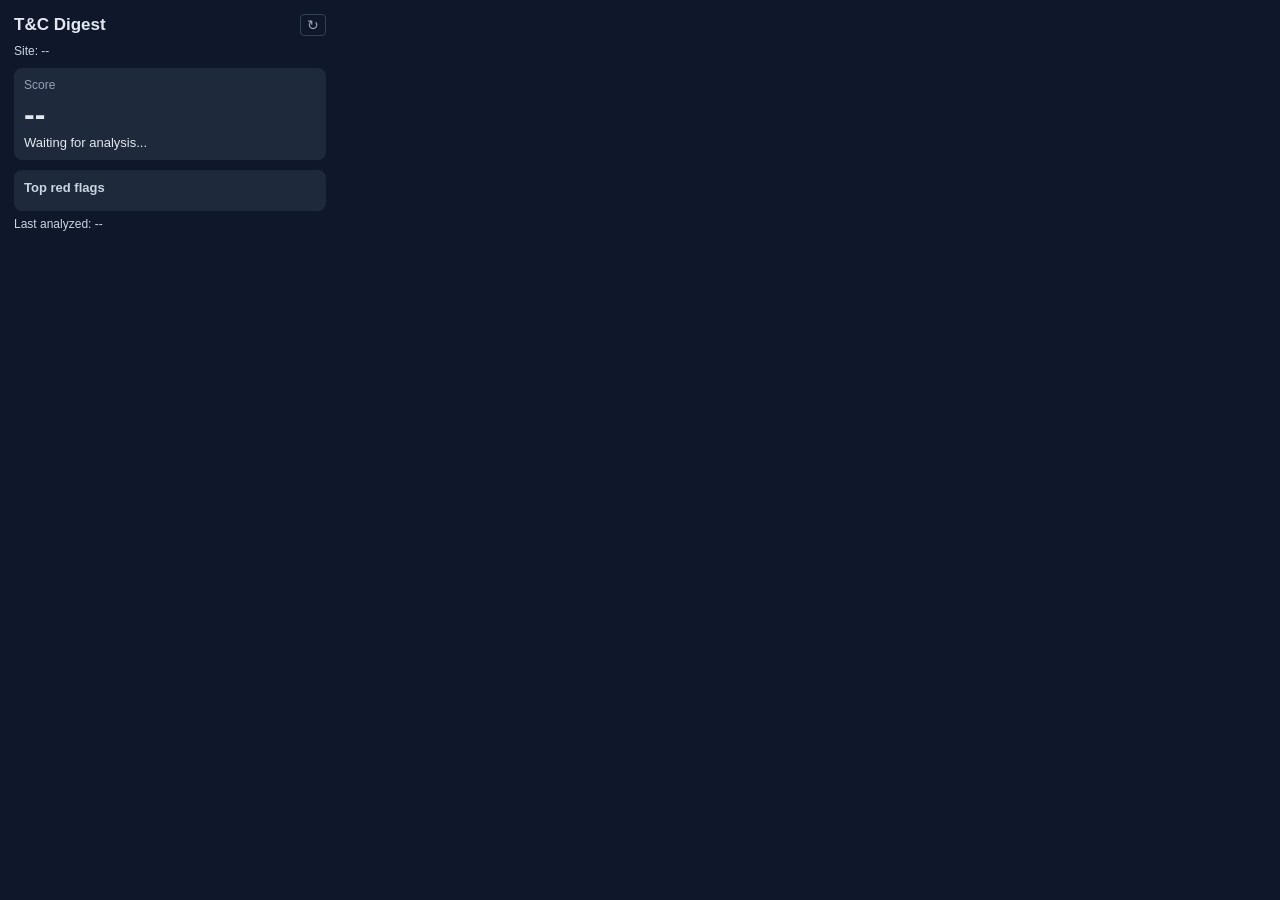
<file: src/popup.html>
<!doctype html>
<html lang="en">
  <head>
    <meta charset="UTF-8" />
    <meta name="viewport" content="width=device-width, initial-scale=1.0" />
    <title>T&C Digest</title>
    <link rel="stylesheet" href="popup.css" />
  </head>
  <body>
    <main class="app">
      <header class="header">
        <h1>T&C Digest</h1>
        <button id="reanalyzeBtn" class="reanalyze-btn" title="Force Re-Analyze">&#x21bb;</button>
      </header>
      <p id="site" class="site">Site: --</p>

      <section class="score-card">
        <p class="label">Score</p>
        <div class="score-container">
          <p id="score" class="score">--</p>
          <div id="spinner" class="spinner"></div>
        </div>
        <p id="verdict" class="verdict">Waiting for analysis...</p>
      </section>



      <section class="flags">
        <h2>Top red flags</h2>
        <ul id="flags"></ul>
      </section>



      <p id="meta" class="meta">Last analyzed: --</p>
      <p id="status" class="status"></p>
    </main>
    <script src="popup.js"></script>
  </body>
</html>
</file>
<file: src/popup.css>
* {
  box-sizing: border-box;
}

body {
  margin: 0;
  font-family: Arial, sans-serif;
  background: #0f172a;
  color: #e2e8f0;
  width: 340px;
}

.app {
  padding: 14px;
}

.header {
  display: flex;
  justify-content: space-between;
  align-items: center;
  margin-bottom: 8px;
}

.header h1 {
  margin: 0;
  font-size: 17px;
}

.reanalyze-btn {
  background: transparent;
  border: 1px solid #334155;
  color: #94a3b8;
  border-radius: 4px;
  cursor: pointer;
  padding: 2px 6px;
  font-size: 14px;
  transition: all 0.2s ease;
}

.reanalyze-btn:hover {
  background: #334155;
  color: #f8fafc;
}

.reanalyze-btn:active {
  transform: scale(0.95);
}

h2 {
  margin: 0 0 6px;
  font-size: 13px;
  color: #cbd5e1;
}

.site,
.meta,
.status {
  margin: 6px 0;
  font-size: 12px;
  color: #cbd5e1;
}

.score-card,
.flags,
.controls {
  background: #1e293b;
  border-radius: 8px;
  padding: 10px;
  margin-top: 10px;
}

.label {
  margin: 0;
  font-size: 12px;
  color: #94a3b8;
}

.score {
  margin: 4px 0 2px;
  font-size: 32px;
  font-weight: 700;
}

.verdict {
  margin: 0;
  font-size: 13px;
}

#flags {
  margin: 0;
  padding-left: 18px;
}

#flags li {
  margin: 6px 0;
  font-size: 12px;
  line-height: 1.4;
  word-wrap: break-word;
}

.toggle {
  display: flex;
  align-items: center;
  gap: 8px;
  font-size: 13px;
}

.status {
  min-height: 16px;
  color: #fbbf24;
}

.score-container {
  display: flex;
  align-items: center;
  gap: 12px;
  min-height: 40px;
}

.spinner {
  width: 24px;
  height: 24px;
  border: 3px solid #334155;
  border-top-color: #3b82f6;
  border-radius: 50%;
  animation: spin 1s linear infinite;
  display: none;
}

.spinner.active {
  display: block;
}

@keyframes spin {
  to {
    transform: rotate(360deg);
  }
}
</file>
